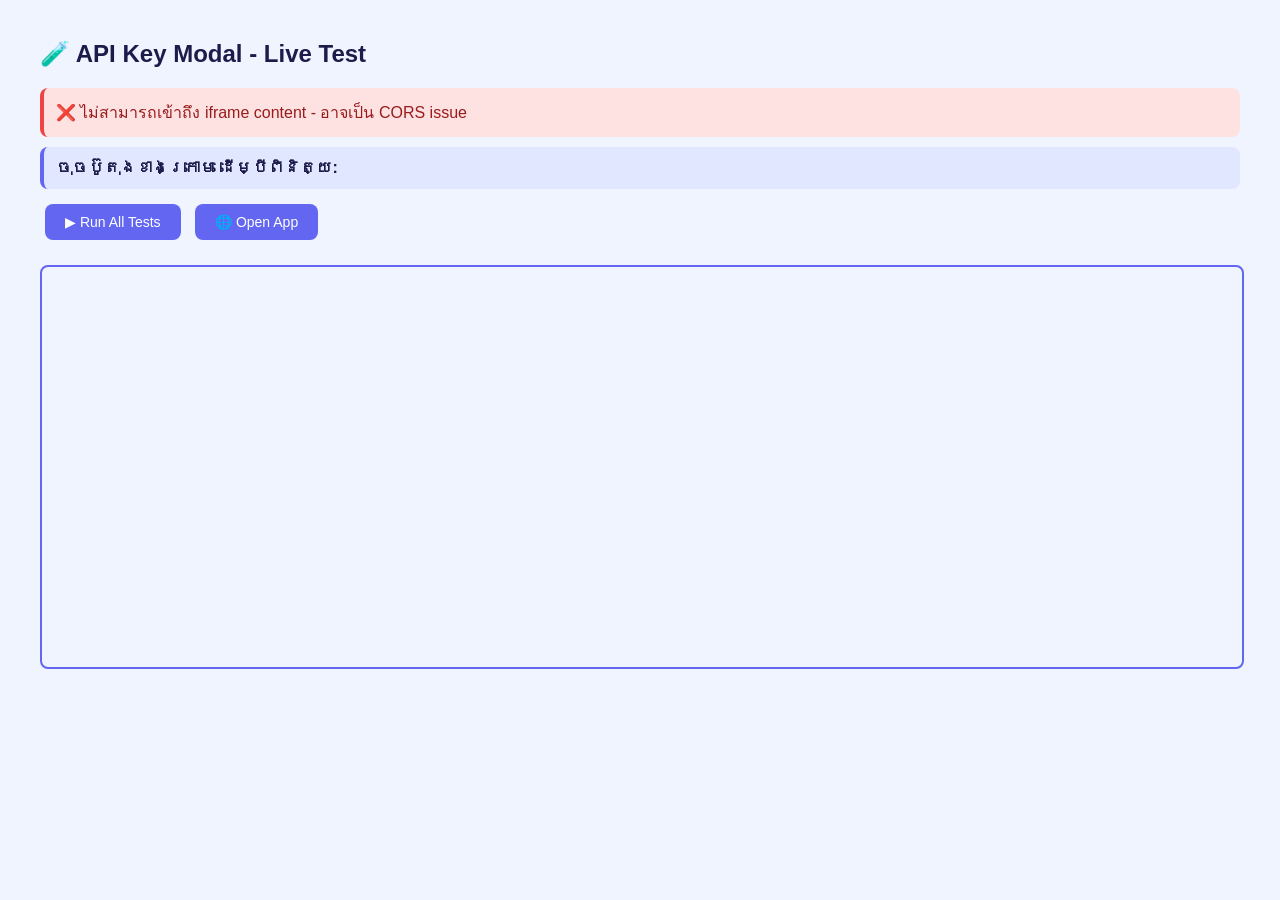
<file: modal_test.html>
<!DOCTYPE html>
<html>
<head><title>API Key Modal Test</title>
<style>
  body { font-family: Arial; margin: 40px; background: #f0f4ff; }
  .result { padding: 12px; border-radius: 8px; margin: 10px 0; }
  .pass { background: #d1fae5; color: #065f46; border-left: 4px solid #10b981; }
  .fail { background: #fee2e2; color: #991b1b; border-left: 4px solid #ef4444; }
  .info { background: #e0e7ff; color: #1e1b4b; border-left: 4px solid #6366f1; }
  iframe { width: 100%; height: 400px; border: 2px solid #6366f1; border-radius: 8px; margin-top: 20px; }
  h2 { color: #1e1b4b; }
  button { background: #6366f1; color: white; border: none; padding: 10px 20px; border-radius: 8px; cursor: pointer; font-size: 14px; margin: 5px; }
  button:hover { background: #4f46e5; }
</style>
</head>
<body>
<h2>🧪 API Key Modal - Live Test</h2>
<div id="results"></div>

<div class="result info">
  <strong>ចុចប៊ូតុងខាងក្រោម ដើម្បីពិនិត្យ:</strong>
</div>
<button onclick="runTests()">▶ Run All Tests</button>
<button onclick="window.open('http://127.0.0.1:8765','_blank')">🌐 Open App</button>

<iframe id="appFrame" src="http://127.0.0.1:8765" onload="onFrameLoad()"></iframe>

<script>
let frame;

function onFrameLoad() {
  frame = document.getElementById('appFrame');
  setTimeout(runTests, 1000);
}

function log(msg, type='info') {
  const r = document.getElementById('results');
  const d = document.createElement('div');
  d.className = 'result ' + type;
  d.innerHTML = msg;
  r.appendChild(d);
}

function runTests() {
  document.getElementById('results').innerHTML = '';
  try {
    const doc = document.getElementById('appFrame').contentDocument;
    const win = document.getElementById('appFrame').contentWindow;
    
    if (!doc || !win) {
      log('❌ ไม่สามารถเข้าถึง iframe content - อาจเป็น CORS issue', 'fail');
      return;
    }

    // Test 1: Check button exists
    const btn = doc.getElementById('btnApiKey');
    log(btn ? '✅ Test 1: ប៊ូតុង API Key (#btnApiKey) មានក្នុង HTML' : '❌ Test 1: ប៊ូតុង #btnApiKey រកមិនឃើញ', btn ? 'pass' : 'fail');
    
    // Test 2: Check modal exists
    const modal = doc.getElementById('apiKeyModal');
    log(modal ? '✅ Test 2: Modal (#apiKeyModal) មានក្នុង HTML' : '❌ Test 2: Modal #apiKeyModal រកមិនឃើញ', modal ? 'pass' : 'fail');
    
    // Test 3: Check openApiKeyModal function
    const fn = typeof win.openApiKeyModal === 'function';
    log(fn ? '✅ Test 3: window.openApiKeyModal() function ត្រូវបាន Export ត្រឹមត្រូវ' : '❌ Test 3: window.openApiKeyModal() មិនត្រូវបាន Export', fn ? 'pass' : 'fail');
    
    // Test 4: Check onclick attribute
    const onclick = btn && btn.getAttribute('onclick');
    log(onclick ? `✅ Test 4: onclick="${onclick}" ត្រូវបានភ្ជាប់` : '❌ Test 4: onclick attribute រកមិនឃើញ', onclick ? 'pass' : 'fail');
    
    // Test 5: Click the button
    if (btn && fn) {
      btn.click();
      setTimeout(() => {
        const modal2 = doc.getElementById('apiKeyModal');
        const isVisible = modal2 && modal2.style.display === 'flex';
        log(isVisible ? '✅ Test 5: ចុចប៊ូតុង API Key → Modal បើក PASS ✅' : '❌ Test 5: ចុចប៊ូតុង API Key → Modal មិនបើក', isVisible ? 'pass' : 'fail');
        
        if (isVisible) {
          // Test 6: Check provider dropdown
          const sel = doc.getElementById('selectAiProvider');
          log(sel ? `✅ Test 6: Provider Dropdown (current value: ${sel.value}) OK` : '❌ Test 6: Dropdown missing', sel ? 'pass' : 'fail');
          
          // Test 7: Check save button onclick
          const saveBtn = doc.getElementById('btnSaveKey');
          const saveOnclick = saveBtn && saveBtn.getAttribute('onclick');
          log(saveOnclick ? `✅ Test 7: Save Button onclick="${saveOnclick}"` : '❌ Test 7: Save Button missing onclick', saveOnclick ? 'pass' : 'fail');
          
          // Close modal
          if (typeof win.closeApiKeyModal === 'function') {
            win.closeApiKeyModal();
            log('✅ Test 8: closeApiKeyModal() executed - Modal Closed', 'pass');
          }
          log('<strong>🎉 ALL TESTS PASSED! API Key Modal ដំណើរការ ១០០%!</strong>', 'pass');
        }
      }, 400);
    } else {
      log('⚠️ Test 5: Skip - button or function missing', 'fail');
    }
  } catch(e) {
    log(`❌ Error: ${e.message}`, 'fail');
  }
}
</script>
</body>
</html>
</file>
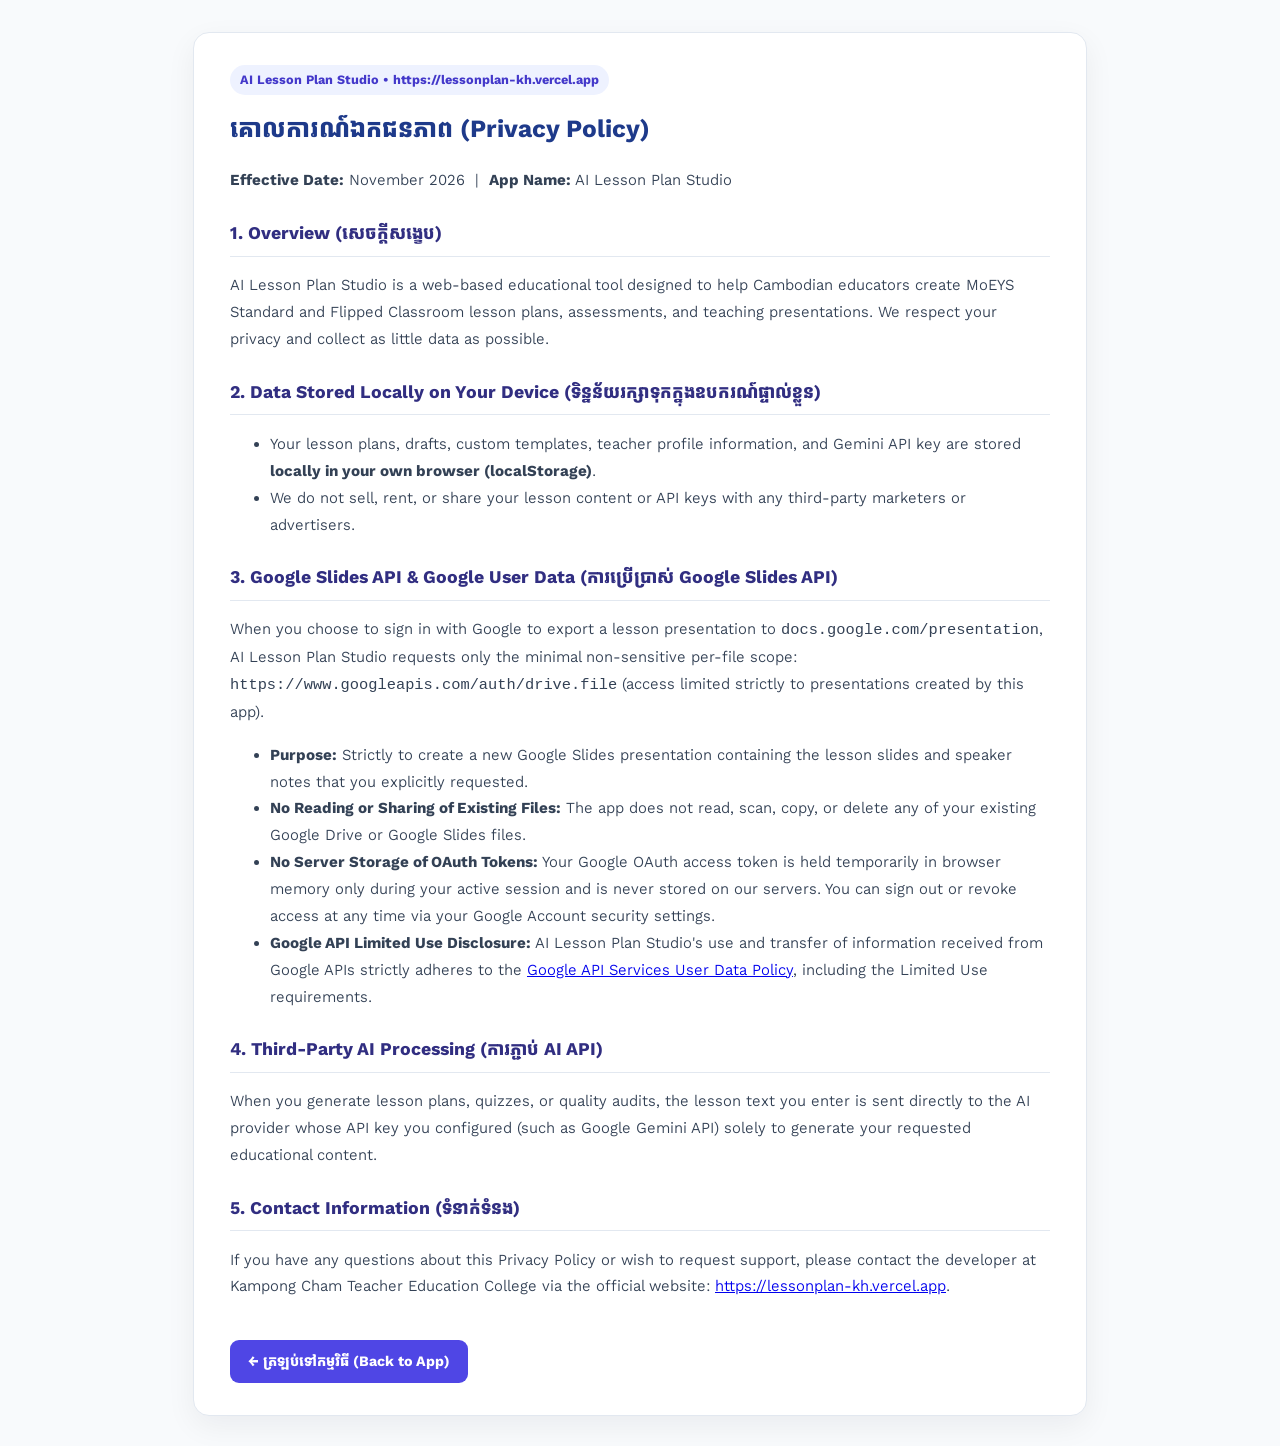
<file: privacy.html>
<!DOCTYPE html>
<html lang="km">

<head>
  <meta charset="UTF-8">
  <meta name="viewport" content="width=device-width, initial-scale=1.0">
  <title>Privacy Policy — AI Lesson Plan Studio (កម្មវិធីបង្កើតកិច្ចតែងការបង្រៀនដោយ AI)</title>
  <link rel="preconnect" href="https://fonts.googleapis.com">
  <link rel="preconnect" href="https://fonts.gstatic.com" crossorigin>
  <link
    href="https://fonts.googleapis.com/css2?family=Inter:wght@400;600;700&family=Kantumruy+Pro:wght@400;600;700&display=swap"
    rel="stylesheet">
  <style>
    body {
      margin: 0;
      padding: 32px 16px;
      background: #f8fafc;
      color: #1e293b;
      font-family: 'Kantumruy Pro', 'Inter', sans-serif;
      line-height: 1.75;
    }

    .card {
      max-width: 820px;
      margin: 0 auto;
      background: #ffffff;
      border: 1px solid #e2e8f0;
      border-radius: 16px;
      padding: 32px 36px;
      box-shadow: 0 10px 30px rgba(15, 23, 42, 0.06);
    }

    h1 {
      color: #1e3a8a;
      font-size: 1.55rem;
      margin-top: 0;
    }

    h2 {
      color: #312e81;
      font-size: 1.12rem;
      margin-top: 24px;
      border-bottom: 1px solid #e2e8f0;
      padding-bottom: 6px;
    }

    p,
    li {
      font-size: 0.96rem;
      color: #334155;
    }

    .badge {
      display: inline-block;
      padding: 4px 10px;
      border-radius: 999px;
      background: #eef2ff;
      color: #4338ca;
      font-size: 0.8rem;
      font-weight: 700;
      margin-bottom: 12px;
    }

    .back-link {
      display: inline-block;
      margin-top: 24px;
      padding: 9px 18px;
      border-radius: 9px;
      background: #4f46e5;
      color: #ffffff;
      text-decoration: none;
      font-weight: 700;
      font-size: 0.9rem;
    }
  </style>
</head>

<body>
  <div class="card">
    <span class="badge">AI Lesson Plan Studio • https://lessonplan-kh.vercel.app</span>
    <h1>គោលការណ៍ឯកជនភាព (Privacy Policy)</h1>
    <p><strong>Effective Date:</strong> November 2026 &nbsp;|&nbsp; <strong>App Name:</strong> AI Lesson Plan Studio</p>

    <h2>1. Overview (សេចក្ដីសង្ខេប)</h2>
    <p>
      AI Lesson Plan Studio is a web-based educational tool designed to help Cambodian educators create MoEYS Standard
      and Flipped Classroom lesson plans, assessments, and teaching presentations. We respect your privacy and collect
      as little data as possible.
    </p>

    <h2>2. Data Stored Locally on Your Device (ទិន្នន័យរក្សាទុកក្នុងឧបករណ៍ផ្ទាល់ខ្លួន)</h2>
    <ul>
      <li>Your lesson plans, drafts, custom templates, teacher profile information, and Gemini API key are stored
        <strong>locally in your own browser (localStorage)</strong>.
      </li>
      <li>We do not sell, rent, or share your lesson content or API keys with any third-party marketers or advertisers.
      </li>
    </ul>

    <h2>3. Google Slides API &amp; Google User Data (ការប្រើប្រាស់ Google Slides API)</h2>
    <p>
      When you choose to sign in with Google to export a lesson presentation to
      <code>docs.google.com/presentation</code>, AI Lesson Plan Studio requests only the minimal non-sensitive per-file
      scope:
      <code>https://www.googleapis.com/auth/drive.file</code> (access limited strictly to presentations created by this
      app).
    </p>
    <ul>
      <li><strong>Purpose:</strong> Strictly to create a new Google Slides presentation containing the lesson slides and
        speaker notes that you explicitly requested.</li>
      <li><strong>No Reading or Sharing of Existing Files:</strong> The app does not read, scan, copy, or delete any of
        your existing Google Drive or Google Slides files.</li>
      <li><strong>No Server Storage of OAuth Tokens:</strong> Your Google OAuth access token is held temporarily in
        browser memory only during your active session and is never stored on our servers. You can sign out or revoke
        access at any time via your Google Account security settings.</li>
      <li><strong>Google API Limited Use Disclosure:</strong> AI Lesson Plan Studio's use and transfer of information
        received from Google APIs strictly adheres to the <a
          href="https://developers.google.com/terms/api-services-user-data-policy" target="_blank" rel="noopener">Google
          API Services User Data Policy</a>, including the Limited Use requirements.</li>
    </ul>

    <h2>4. Third-Party AI Processing (ការភ្ជាប់ AI API)</h2>
    <p>
      When you generate lesson plans, quizzes, or quality audits, the lesson text you enter is sent directly to the AI
      provider whose API key you configured (such as Google Gemini API) solely to generate your requested educational
      content.
    </p>

    <h2>5. Contact Information (ទំនាក់ទំនង)</h2>
    <p>
      If you have any questions about this Privacy Policy or wish to request support, please contact the developer at
      Kampong Cham Teacher Education College via the official website:
      <a href="https://lessonplan-kh.vercel.app">https://lessonplan-kh.vercel.app</a>.
    </p>

    <a href="/" class="back-link">← ត្រឡប់ទៅកម្មវិធី (Back to App)</a>
  </div>
</body>

</html>
</file>
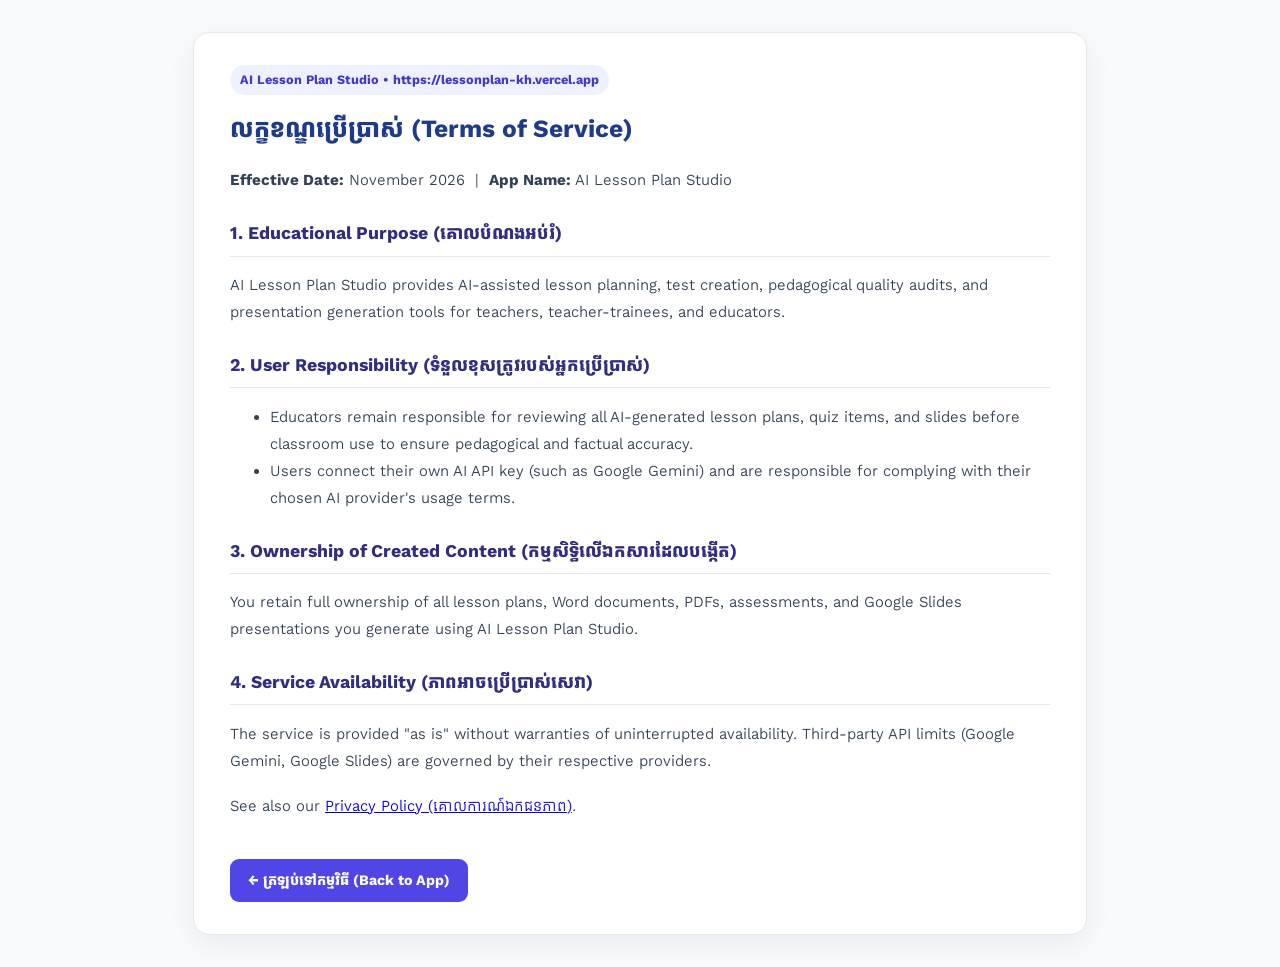
<file: terms.html>
<!DOCTYPE html>
<html lang="km">
<head>
  <meta charset="UTF-8">
  <meta name="viewport" content="width=device-width, initial-scale=1.0">
  <title>Terms of Service — AI Lesson Plan Studio</title>
  <link rel="preconnect" href="https://fonts.googleapis.com">
  <link rel="preconnect" href="https://fonts.gstatic.com" crossorigin>
  <link href="https://fonts.googleapis.com/css2?family=Inter:wght@400;600;700&family=Kantumruy+Pro:wght@400;600;700&display=swap" rel="stylesheet">
  <style>
    body {
      margin: 0;
      padding: 32px 16px;
      background: #f8fafc;
      color: #1e293b;
      font-family: 'Kantumruy Pro', 'Inter', sans-serif;
      line-height: 1.75;
    }
    .card {
      max-width: 820px;
      margin: 0 auto;
      background: #ffffff;
      border: 1px solid #e2e8f0;
      border-radius: 16px;
      padding: 32px 36px;
      box-shadow: 0 10px 30px rgba(15, 23, 42, 0.06);
    }
    h1 { color: #1e3a8a; font-size: 1.55rem; margin-top: 0; }
    h2 { color: #312e81; font-size: 1.12rem; margin-top: 24px; border-bottom: 1px solid #e2e8f0; padding-bottom: 6px; }
    p, li { font-size: 0.96rem; color: #334155; }
    .badge {
      display: inline-block;
      padding: 4px 10px;
      border-radius: 999px;
      background: #eef2ff;
      color: #4338ca;
      font-size: 0.8rem;
      font-weight: 700;
      margin-bottom: 12px;
    }
    .back-link {
      display: inline-block;
      margin-top: 24px;
      padding: 9px 18px;
      border-radius: 9px;
      background: #4f46e5;
      color: #ffffff;
      text-decoration: none;
      font-weight: 700;
      font-size: 0.9rem;
    }
  </style>
</head>
<body>
  <div class="card">
    <span class="badge">AI Lesson Plan Studio • https://lessonplan-kh.vercel.app</span>
    <h1>លក្ខខណ្ឌប្រើប្រាស់ (Terms of Service)</h1>
    <p><strong>Effective Date:</strong> November 2026 &nbsp;|&nbsp; <strong>App Name:</strong> AI Lesson Plan Studio</p>

    <h2>1. Educational Purpose (គោលបំណងអប់រំ)</h2>
    <p>
      AI Lesson Plan Studio provides AI-assisted lesson planning, test creation, pedagogical quality audits, and presentation generation tools for teachers, teacher-trainees, and educators.
    </p>

    <h2>2. User Responsibility (ទំនួលខុសត្រូវរបស់អ្នកប្រើប្រាស់)</h2>
    <ul>
      <li>Educators remain responsible for reviewing all AI-generated lesson plans, quiz items, and slides before classroom use to ensure pedagogical and factual accuracy.</li>
      <li>Users connect their own AI API key (such as Google Gemini) and are responsible for complying with their chosen AI provider's usage terms.</li>
    </ul>

    <h2>3. Ownership of Created Content (កម្មសិទ្ធិលើឯកសារដែលបង្កើត)</h2>
    <p>
      You retain full ownership of all lesson plans, Word documents, PDFs, assessments, and Google Slides presentations you generate using AI Lesson Plan Studio.
    </p>

    <h2>4. Service Availability (ភាពអាចប្រើប្រាស់សេវា)</h2>
    <p>
      The service is provided "as is" without warranties of uninterrupted availability. Third-party API limits (Google Gemini, Google Slides) are governed by their respective providers.
    </p>

    <p style="margin-top: 18px;">
      See also our <a href="/privacy.html">Privacy Policy (គោលការណ៍ឯកជនភាព)</a>.
    </p>

    <a href="/" class="back-link">← ត្រឡប់ទៅកម្មវិធី (Back to App)</a>
  </div>
</body>
</html>
</file>
